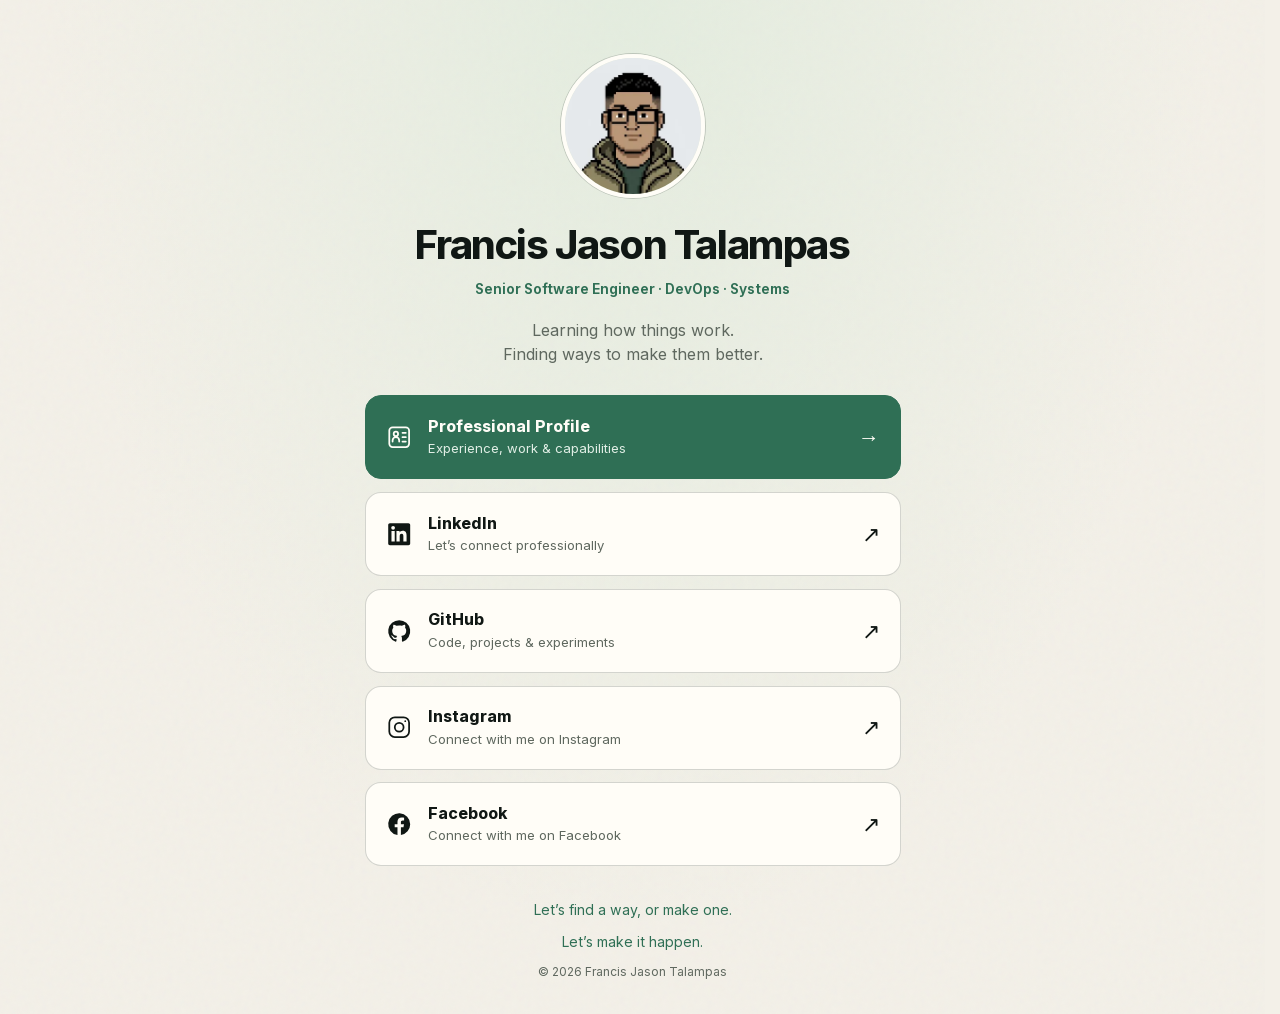
<file: index.html>
<!doctype html>
<html lang="en">
<head>
  <meta charset="utf-8">
  <meta name="viewport" content="width=device-width, initial-scale=1">
  <meta name="description" content="Connect with Francis Jason Talampas. Find my full profile, LinkedIn, GitHub, Instagram, and Facebook in one place.">
  <meta name="color-scheme" content="light dark">
  <meta name="theme-color" content="#f3f0e8" media="(prefers-color-scheme: light)">
  <meta name="theme-color" content="#0b100e" media="(prefers-color-scheme: dark)">
  <link rel="icon" href="favicon.svg" type="image/svg+xml">
  <link rel="icon" href="favicon.ico" sizes="48x48">
  <link rel="apple-touch-icon" href="apple-touch-icon.png">
  <link rel="canonical" href="https://fjgtalampas.github.io/">
  <meta property="og:type" content="profile">
  <meta property="og:title" content="Francis Jason Talampas | Links">
  <meta property="og:description" content="Senior Software Engineer · DevOps · Systems. My profile and places to connect.">
  <meta property="og:url" content="https://fjgtalampas.github.io/">
  <meta property="og:image" content="https://fjgtalampas.github.io/images/og-image.jpeg">
  <meta property="og:image:type" content="image/jpeg">
  <meta property="og:image:width" content="1200">
  <meta property="og:image:height" content="630">
  <meta property="og:image:alt" content="Francis Jason Talampas, Senior Software Engineer: DevOps, Systems, Modernization">
  <meta property="profile:first_name" content="Francis Jason">
  <meta property="profile:last_name" content="Talampas">
  <meta name="twitter:card" content="summary_large_image">
  <meta name="twitter:image:alt" content="Francis Jason Talampas, Senior Software Engineer: DevOps, Systems, Modernization">
  <title>Francis Jason Talampas | Links</title>
  <link rel="preload" href="fonts/inter-latin-var.woff2" as="font" type="font/woff2" crossorigin>
  <link rel="stylesheet" href="styles.css">
  <link rel="stylesheet" href="links.css">
  <script src="site.js" defer></script>
  <script type="application/ld+json">
    {
      "@context": "https://schema.org",
      "@type": "Person",
      "name": "Francis Jason Talampas",
      "jobTitle": "Senior Software Engineer",
      "url": "https://fjgtalampas.github.io/",
      "image": "https://fjgtalampas.github.io/images/avatar-432.jpeg",
      "sameAs": [
        "https://github.com/fjgtalampas",
        "https://linkedin.com/in/fjgtalampas",
        "https://www.instagram.com/fjgtalampas",
        "https://www.facebook.com/fjgtalampas"
      ]
    }
  </script>
</head>
<body class="links-page">
  <a class="skip-link" href="#main-content">Skip to main content</a>

  <main id="main-content" class="link-hub">
    <header class="hub-intro">
      <picture>
        <source type="image/webp" srcset="images/avatar-288.webp 288w, images/avatar-432.webp 432w" sizes="144px">
        <img class="hub-portrait" src="images/avatar-288.jpeg" srcset="images/avatar-288.jpeg 288w, images/avatar-432.jpeg 432w" sizes="144px" width="288" height="288" alt="Francis Jason Talampas" fetchpriority="high">
      </picture>
      <h1>Francis Jason Talampas</h1>
      <p class="hub-role">Senior Software Engineer · DevOps · Systems</p>
      <p class="hub-description">Learning how things work.<br>Finding ways to make them better.</p>
    </header>

    <nav class="hub-links" aria-label="My profile and social accounts">
      <a class="hub-link hub-link-featured" href="profile.html">
        <span class="hub-icon" aria-hidden="true">
          <svg viewBox="0 0 24 24" fill="none" stroke="currentColor" stroke-width="1.6" stroke-linecap="round" stroke-linejoin="round"><rect x="3" y="3" width="18" height="18" rx="3"/><circle cx="9" cy="9" r="2"/><path d="M6 16v-1a3 3 0 0 1 6 0v1M15 8h3M15 12h3M15 16h3"/></svg>
        </span>
        <span class="hub-link-copy"><strong>Professional Profile</strong><span>Experience, work &amp; capabilities</span></span>
        <span class="hub-arrow" aria-hidden="true">→</span>
      </a>
      <a class="hub-link" href="https://linkedin.com/in/fjgtalampas" target="_blank" rel="noopener noreferrer">
        <span class="hub-icon" aria-hidden="true">
          <svg viewBox="0 0 24 24" fill="currentColor"><path d="M20.45 2H3.55C2.69 2 2 2.68 2 3.53v16.94c0 .85.69 1.53 1.55 1.53h16.9c.86 0 1.55-.68 1.55-1.53V3.53c0-.85-.69-1.53-1.55-1.53ZM7.93 18.75H4.98V9.2h2.95v9.55ZM6.45 7.9a1.71 1.71 0 1 1 0-3.42 1.71 1.71 0 0 1 0 3.42Zm12.3 10.85H15.8V14.1c0-1.11-.02-2.54-1.55-2.54-1.55 0-1.79 1.21-1.79 2.46v4.73H9.51V9.2h2.83v1.3h.04c.4-.75 1.36-1.55 2.79-1.55 2.99 0 3.54 1.97 3.54 4.53v5.27Z"/></svg>
        </span>
        <span class="hub-link-copy"><strong>LinkedIn</strong><span>Let’s connect professionally</span></span>
        <span class="hub-arrow" aria-hidden="true">↗</span>
        <span class="visually-hidden"> (opens in a new tab)</span>
      </a>
      <a class="hub-link" href="https://github.com/fjgtalampas" target="_blank" rel="noopener noreferrer">
        <span class="hub-icon" aria-hidden="true">
          <svg viewBox="0 0 24 24" fill="currentColor"><path d="M12 2a10 10 0 0 0-3.16 19.49c.5.09.68-.22.68-.48v-1.86c-2.78.6-3.37-1.18-3.37-1.18-.45-1.16-1.11-1.47-1.11-1.47-.91-.62.07-.61.07-.61 1 .07 1.53 1.03 1.53 1.03.89 1.53 2.34 1.09 2.91.83.09-.65.35-1.09.64-1.34-2.22-.25-4.56-1.11-4.56-4.94 0-1.09.39-1.99 1.03-2.69-.1-.25-.45-1.27.1-2.65 0 0 .84-.27 2.75 1.03A9.58 9.58 0 0 1 12 6.82c.85 0 1.71.11 2.51.34 1.91-1.3 2.75-1.03 2.75-1.03.55 1.38.2 2.4.1 2.65.64.7 1.03 1.6 1.03 2.69 0 3.84-2.34 4.68-4.57 4.93.36.31.68.92.68 1.85v2.76c0 .27.18.58.69.48A10 10 0 0 0 12 2Z"/></svg>
        </span>
        <span class="hub-link-copy"><strong>GitHub</strong><span>Code, projects &amp; experiments</span></span>
        <span class="hub-arrow" aria-hidden="true">↗</span>
        <span class="visually-hidden"> (opens in a new tab)</span>
      </a>
      <a class="hub-link" href="https://www.instagram.com/fjgtalampas" target="_blank" rel="noopener noreferrer">
        <span class="hub-icon" aria-hidden="true">
          <svg viewBox="0 0 24 24" fill="none" stroke="currentColor" stroke-width="1.6" stroke-linecap="round" stroke-linejoin="round"><rect x="3" y="3" width="18" height="18" rx="5"/><circle cx="12" cy="12" r="4"/><circle cx="17.5" cy="6.5" r=".8" fill="currentColor" stroke="none"/></svg>
        </span>
        <span class="hub-link-copy"><strong>Instagram</strong><span>Connect with me on Instagram</span></span>
        <span class="hub-arrow" aria-hidden="true">↗</span>
        <span class="visually-hidden"> (opens in a new tab)</span>
      </a>
      <a class="hub-link" href="https://www.facebook.com/fjgtalampas" target="_blank" rel="noopener noreferrer">
        <span class="hub-icon" aria-hidden="true">
          <svg viewBox="0 0 24 24" fill="currentColor"><path d="M22 12a10 10 0 1 0-11.56 9.88v-6.99H7.9V12h2.54V9.8c0-2.51 1.5-3.9 3.78-3.9 1.1 0 2.24.2 2.24.2v2.46H15.2c-1.24 0-1.64.77-1.64 1.56V12h2.79l-.45 2.89h-2.34v6.99A10 10 0 0 0 22 12Z"/></svg>
        </span>
        <span class="hub-link-copy"><strong>Facebook</strong><span>Connect with me on Facebook</span></span>
        <span class="hub-arrow" aria-hidden="true">↗</span>
        <span class="visually-hidden"> (opens in a new tab)</span>
      </a>
    </nav>

    <footer class="hub-footer">
      <p>Let’s find a way, or make one.</p>
      <p>Let’s make it happen.</p>
      <span>© <span id="current-year">2026</span> Francis Jason Talampas</span>
    </footer>
  </main>
</body>
</html>
</file>
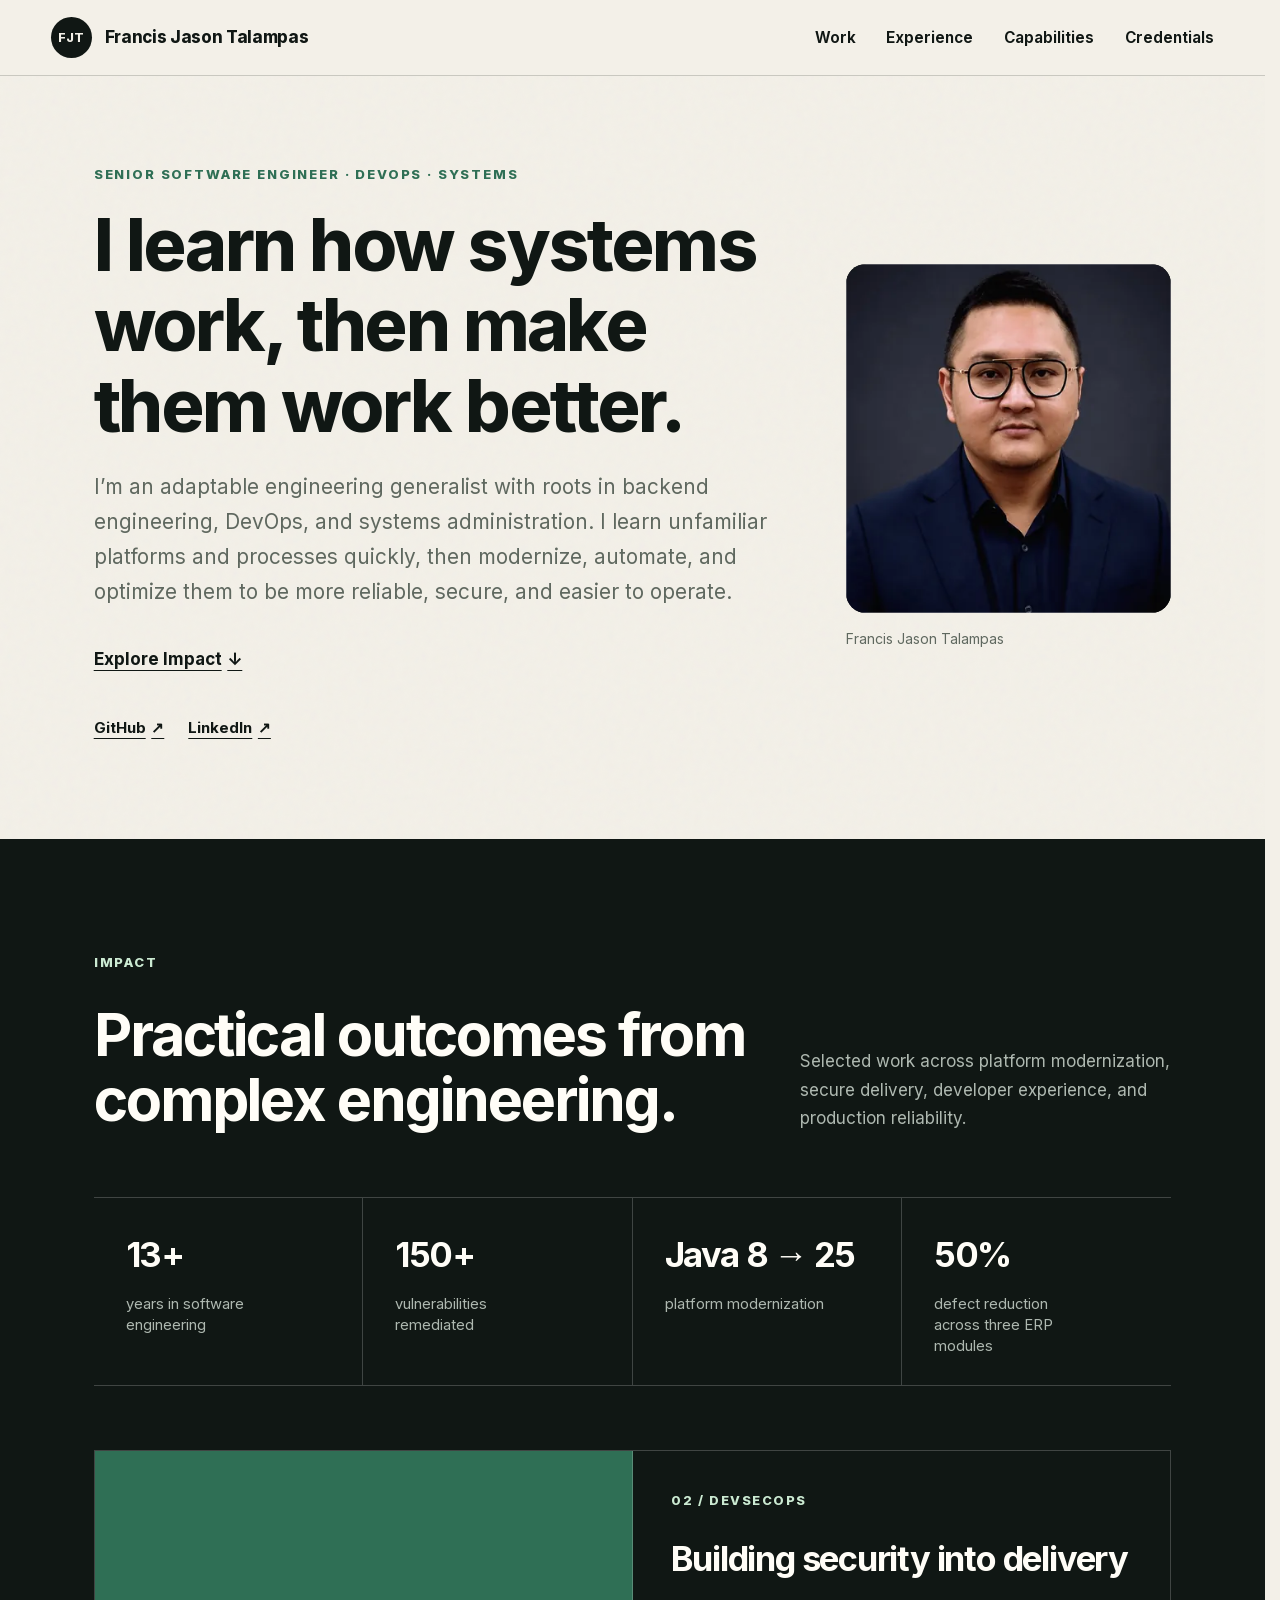
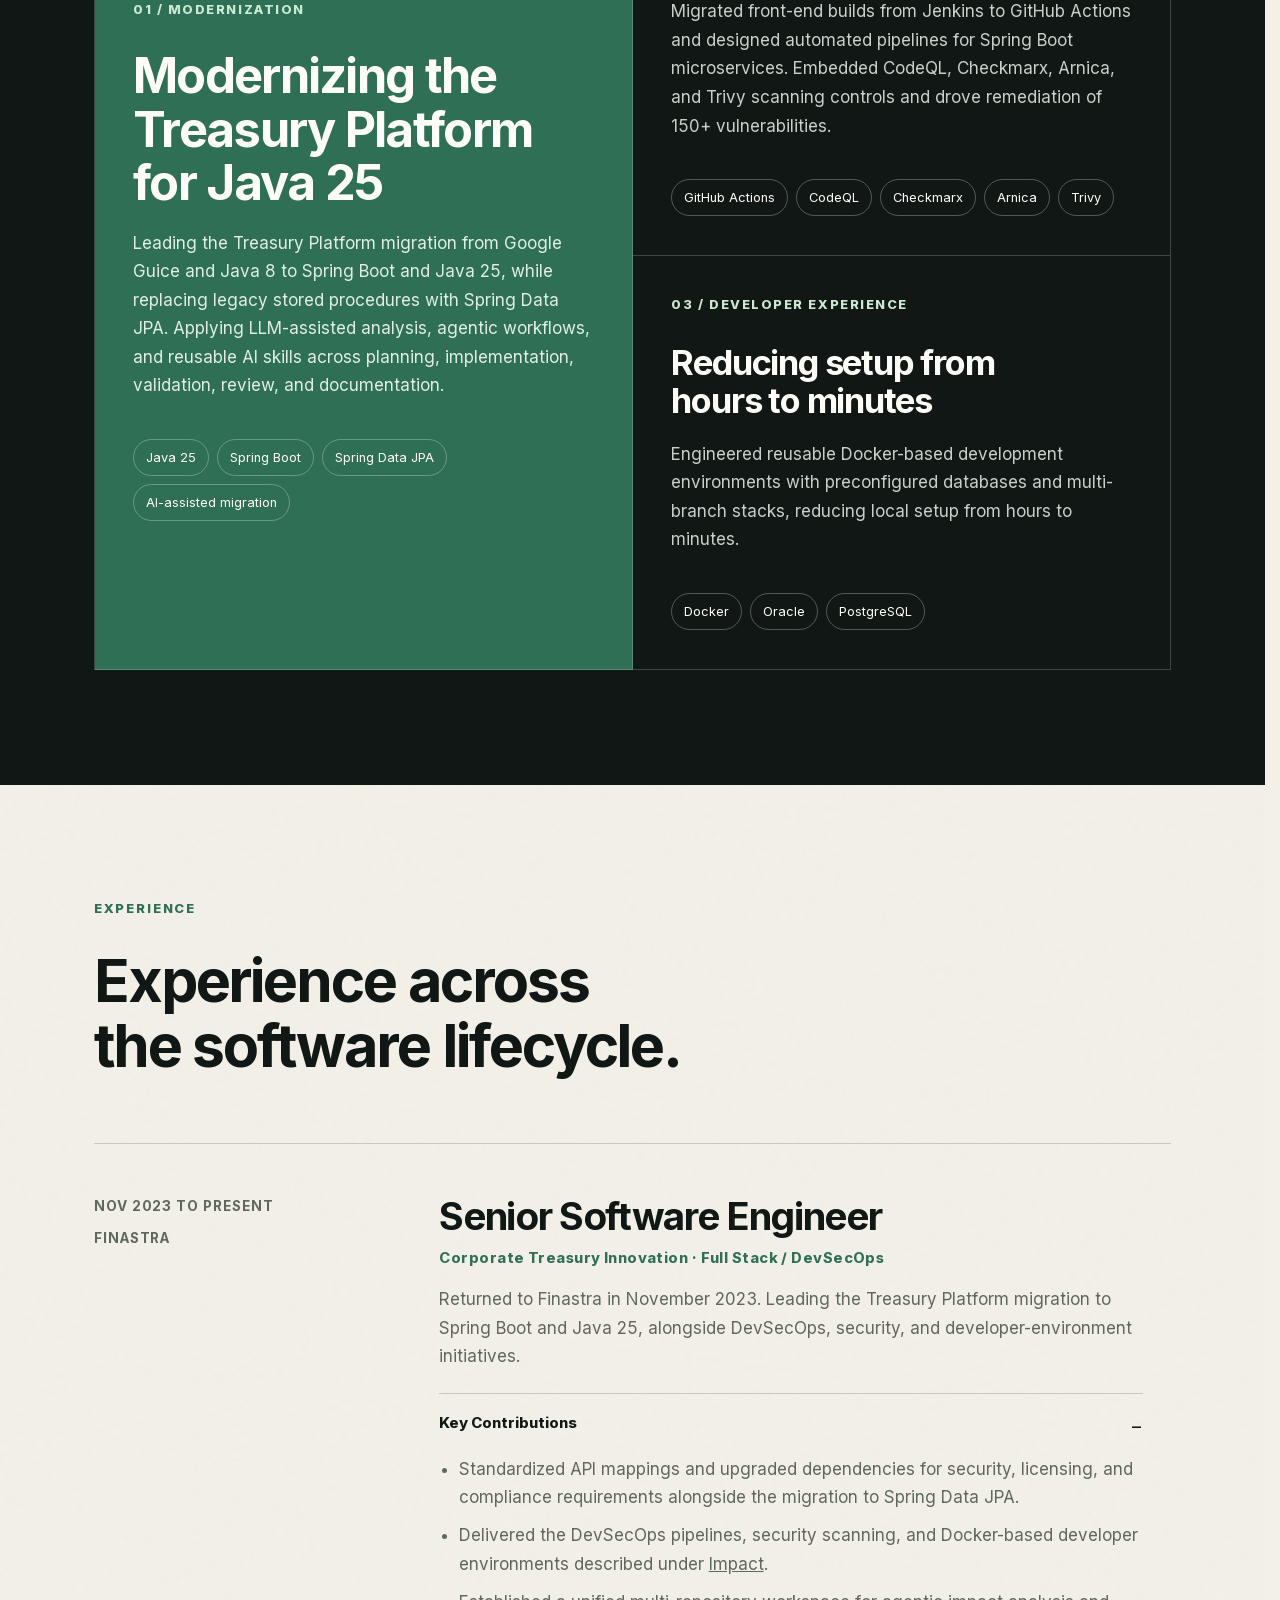
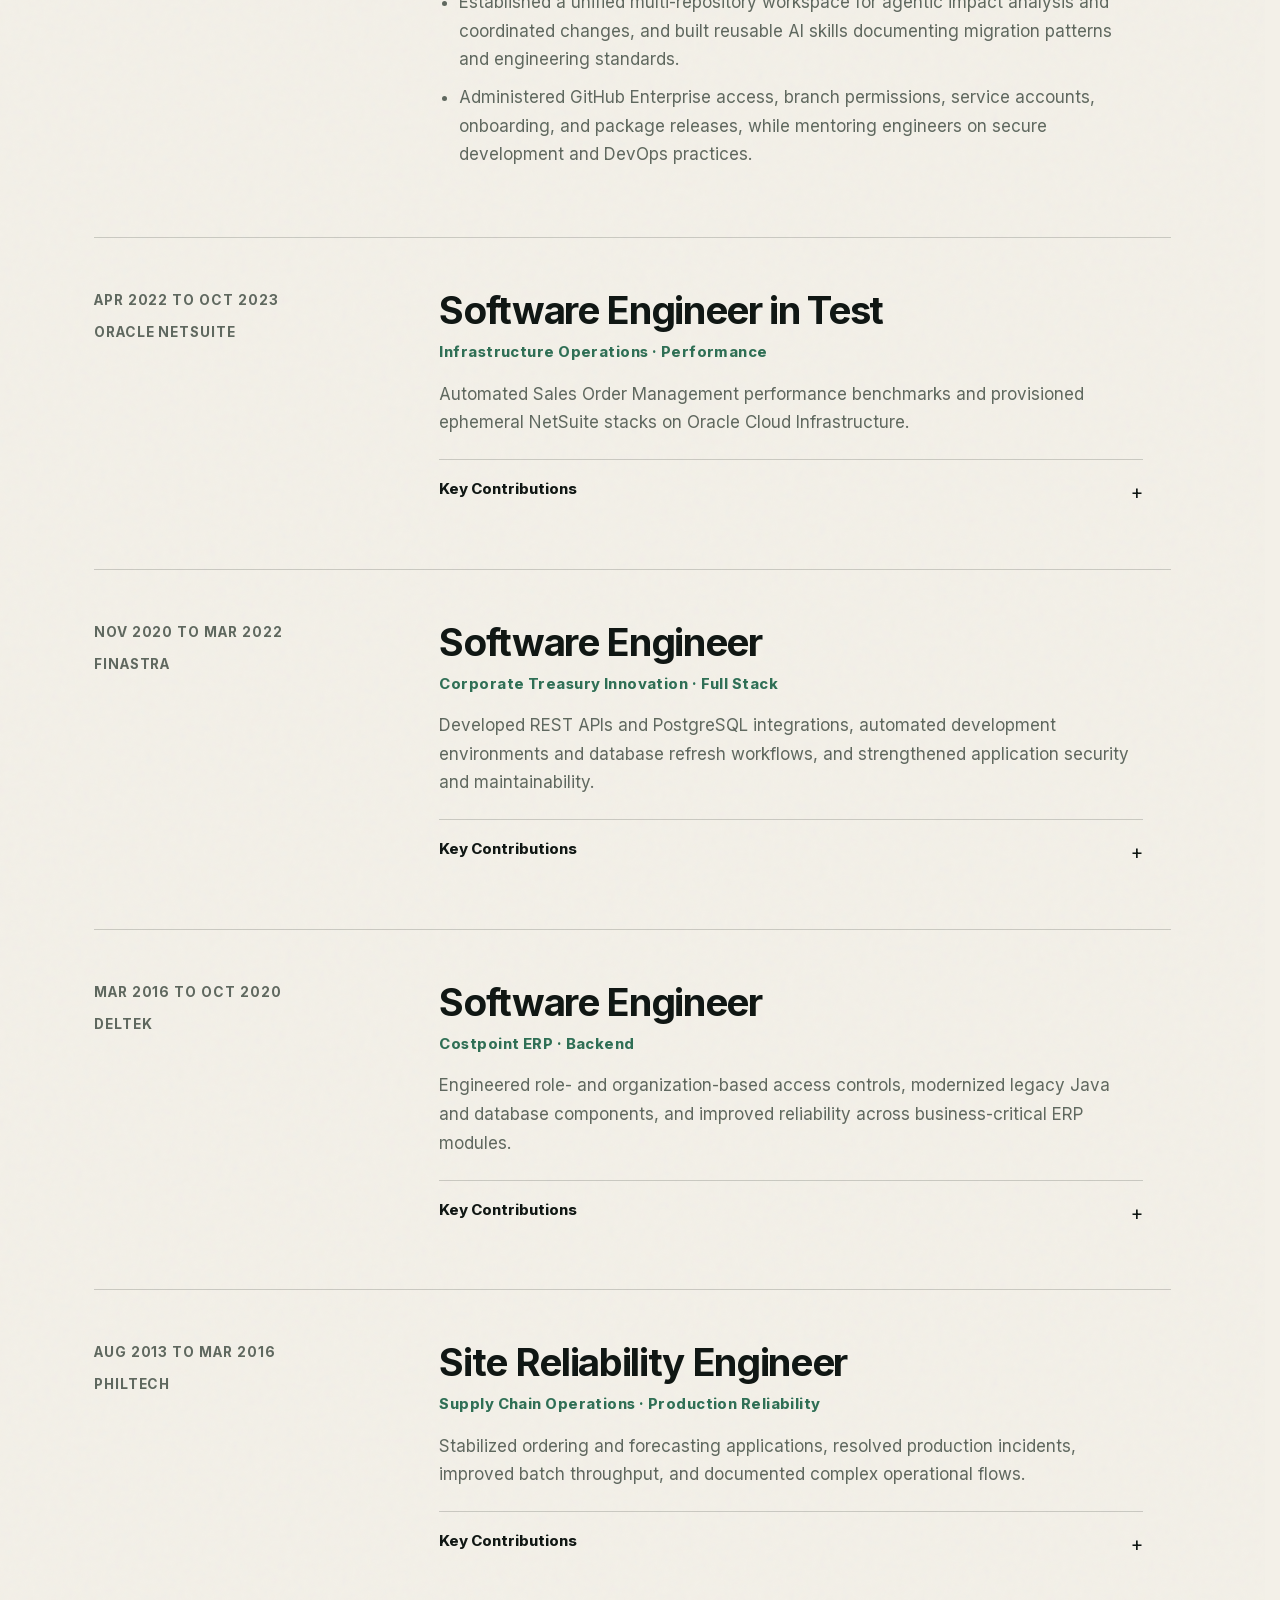
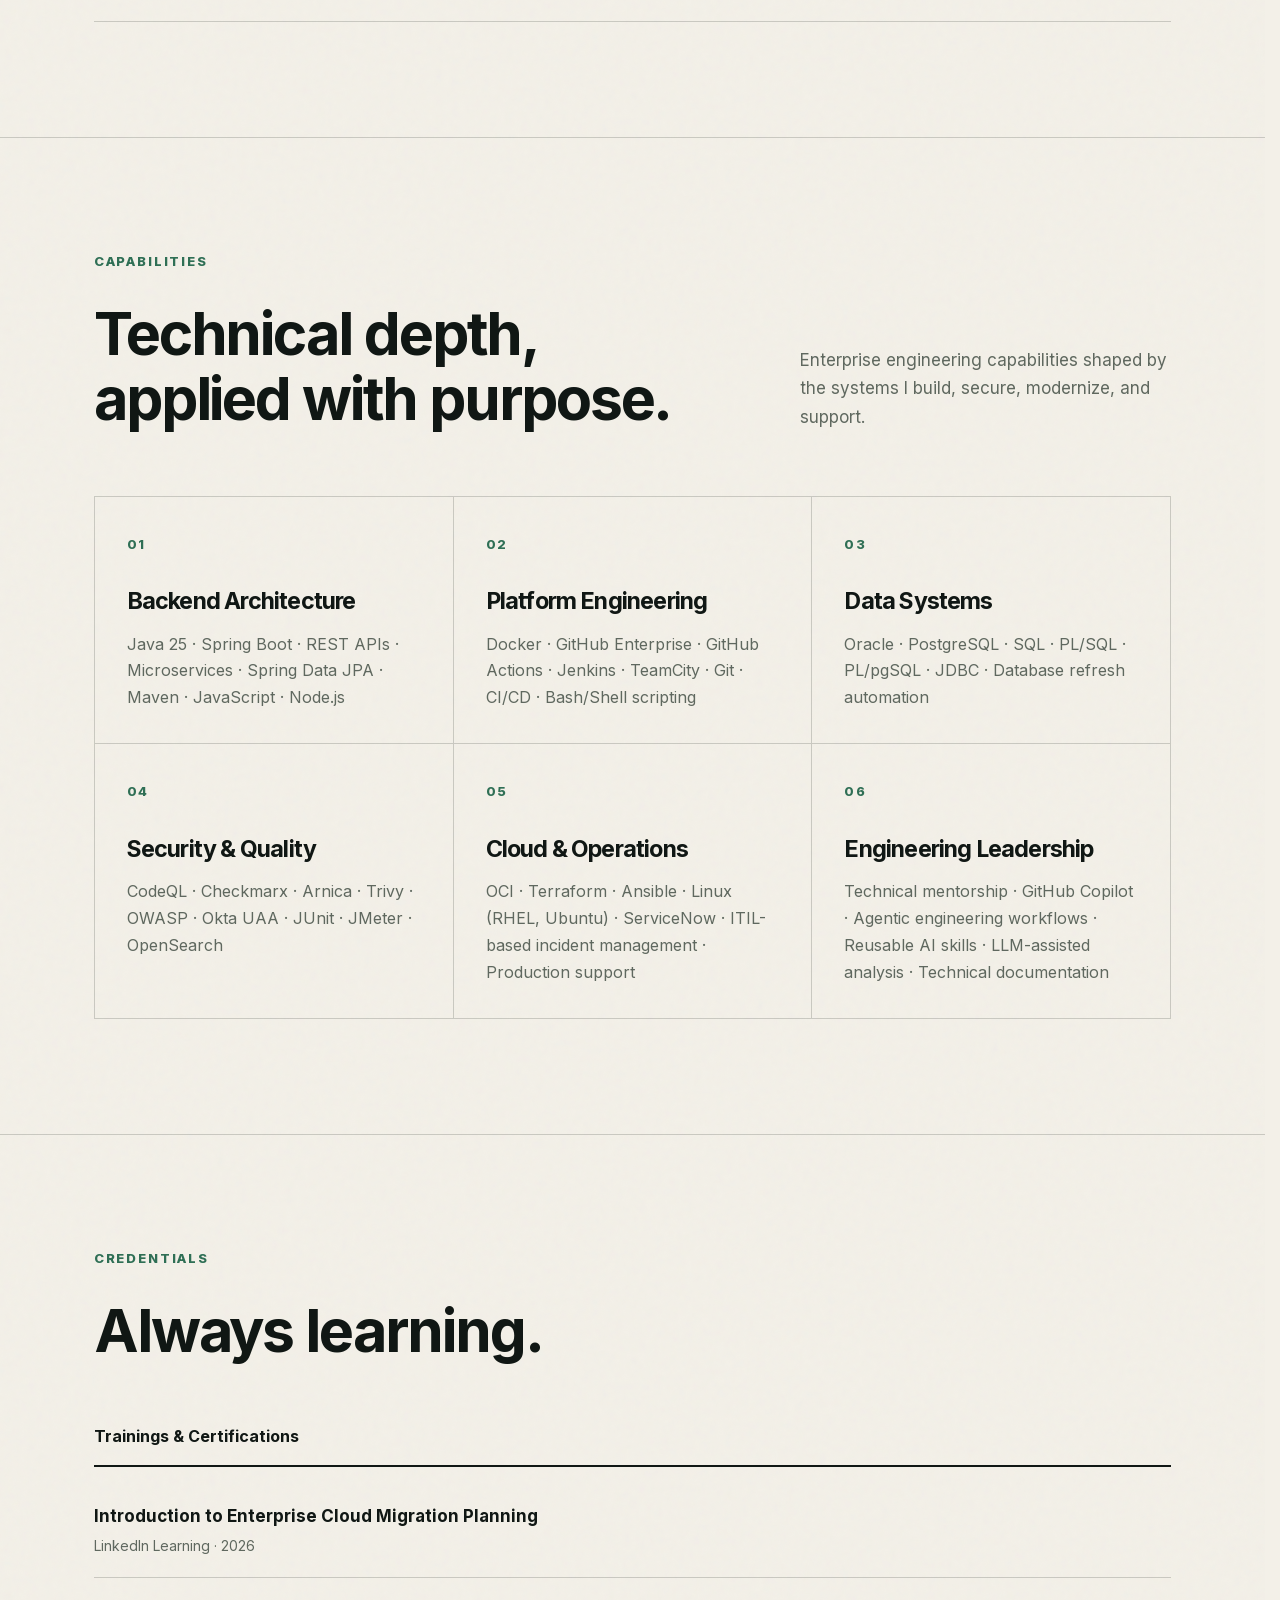
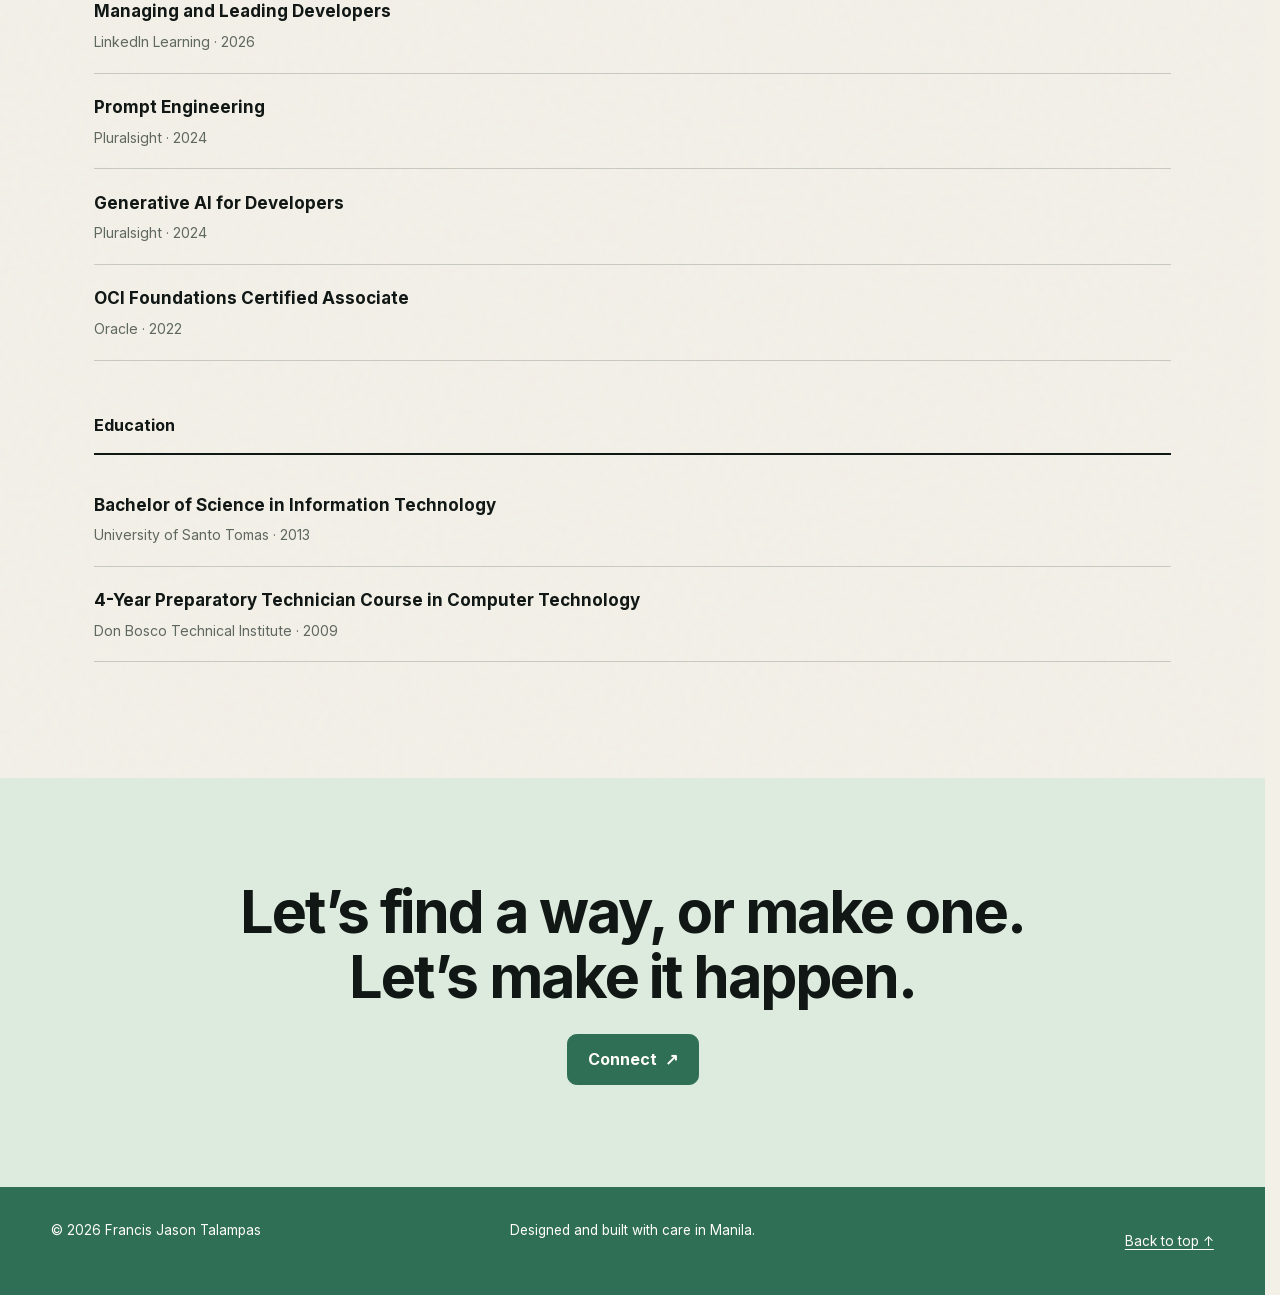
<file: profile.html>
<!doctype html>
<html lang="en">
<head>
  <meta charset="utf-8">
  <meta name="viewport" content="width=device-width, initial-scale=1">
  <meta name="description" content="Francis Jason Talampas is a senior software engineer and adaptable generalist focused on DevOps, systems, modernization, automation, and reliable operations.">
  <meta name="color-scheme" content="light dark">
  <meta name="theme-color" content="#f3f0e8" media="(prefers-color-scheme: light)">
  <meta name="theme-color" content="#0b100e" media="(prefers-color-scheme: dark)">
  <link rel="icon" href="favicon.svg" type="image/svg+xml">
  <link rel="icon" href="favicon.ico" sizes="48x48">
  <link rel="apple-touch-icon" href="apple-touch-icon.png">
  <link rel="canonical" href="https://fjgtalampas.github.io/profile.html">
  <meta property="og:type" content="profile">
  <meta property="og:title" content="Francis Jason Talampas | Senior Software Engineer">
  <meta property="og:description" content="Learning how systems work, then modernizing, automating, and optimizing them for reliable operation.">
  <meta property="og:url" content="https://fjgtalampas.github.io/profile.html">
  <meta property="og:image" content="https://fjgtalampas.github.io/images/og-image.jpeg">
  <meta property="og:image:type" content="image/jpeg">
  <meta property="og:image:width" content="1200">
  <meta property="og:image:height" content="630">
  <meta property="og:image:alt" content="Francis Jason Talampas, Senior Software Engineer: DevOps, Systems, Modernization">
  <meta property="profile:first_name" content="Francis Jason">
  <meta property="profile:last_name" content="Talampas">
  <meta name="twitter:card" content="summary_large_image">
  <meta name="twitter:image:alt" content="Francis Jason Talampas, Senior Software Engineer: DevOps, Systems, Modernization">
  <title>Francis Jason Talampas | Senior Software Engineer</title>
  <link rel="preload" href="fonts/inter-latin-var.woff2" as="font" type="font/woff2" crossorigin>
  <link rel="stylesheet" href="styles.css">
  <script src="site.js" defer></script>
  <script type="application/ld+json">
    {
      "@context": "https://schema.org",
      "@type": "ProfilePage",
      "url": "https://fjgtalampas.github.io/profile.html",
      "name": "Francis Jason Talampas | Senior Software Engineer",
      "mainEntity": {
        "@type": "Person",
        "name": "Francis Jason Talampas",
        "jobTitle": "Senior Software Engineer",
        "url": "https://fjgtalampas.github.io/",
        "image": "https://fjgtalampas.github.io/images/profile-800.jpeg",
        "sameAs": [
          "https://github.com/fjgtalampas",
          "https://linkedin.com/in/fjgtalampas",
          "https://www.instagram.com/fjgtalampas",
          "https://www.facebook.com/fjgtalampas"
        ],
        "alumniOf": {
          "@type": "CollegeOrUniversity",
          "name": "University of Santo Tomas"
        }
      }
    }
  </script>
</head>
<body>
  <a class="skip-link" href="#main-content">Skip to main content</a>

  <header class="site-header">
    <a class="wordmark" href="index.html" aria-label="Francis Jason Talampas, home">
      <span aria-hidden="true">FJT</span>
      <span class="wordmark-name">Francis Jason Talampas</span>
    </a>
    <button class="menu-toggle" type="button" aria-expanded="false" aria-controls="site-navigation">
      <span class="menu-label">Menu</span>
      <span class="menu-icon" aria-hidden="true"></span>
    </button>
    <nav id="site-navigation" class="site-nav" aria-label="Primary navigation">
      <a href="#work">Work</a>
      <a href="#experience">Experience</a>
      <a href="#capabilities">Capabilities</a>
      <a href="#credentials">Credentials</a>
    </nav>
  </header>

  <main id="main-content">
    <section id="top" class="hero" aria-labelledby="hero-title">
      <div class="hero-copy">
        <p class="eyebrow">Senior Software Engineer · DevOps · Systems</p>
        <h1 id="hero-title">I learn how systems work, then make them work better.</h1>
        <p class="hero-intro">I’m an adaptable engineering generalist with roots in backend engineering, DevOps, and systems administration. I learn unfamiliar platforms and processes quickly, then modernize, automate, and optimize them to be more reliable, secure, and easier to operate.</p>
        <div class="hero-actions">
          <a class="text-link" href="#work">Explore Impact <span aria-hidden="true">↓</span></a>
        </div>
        <div class="social-links" aria-label="External profiles">
          <a href="https://github.com/fjgtalampas" target="_blank" rel="noopener noreferrer">GitHub <span aria-hidden="true">↗</span><span class="visually-hidden"> (opens in a new tab)</span></a>
          <a href="https://linkedin.com/in/fjgtalampas" target="_blank" rel="noopener noreferrer">LinkedIn <span aria-hidden="true">↗</span><span class="visually-hidden"> (opens in a new tab)</span></a>
        </div>
      </div>
      <div class="hero-portrait">
        <div class="portrait-frame">
          <picture>
            <source type="image/webp" srcset="images/profile-400.webp 400w, images/profile-800.webp 800w" sizes="(max-width: 640px) 320px, 368px">
            <img src="images/profile-400.jpeg" srcset="images/profile-400.jpeg 400w, images/profile-800.jpeg 800w" sizes="(max-width: 640px) 320px, 368px" width="800" height="1000" alt="Francis Jason Talampas" fetchpriority="high">
          </picture>
        </div>
        <p>Francis Jason Talampas</p>
      </div>
    </section>

    <section id="work" class="section-shell selected-work" aria-labelledby="work-title">
      <header class="section-heading">
        <p class="eyebrow">Impact</p>
        <h2 id="work-title">Practical outcomes from complex engineering.</h2>
        <p>Selected work across platform modernization, secure delivery, developer experience, and production reliability.</p>
      </header>
      <div class="proof-strip impact-stats" aria-label="Career highlights">
        <div><strong data-years-since="2013-08">13+</strong><span>years in software engineering</span></div>
        <div><strong>150+</strong><span>vulnerabilities remediated</span></div>
        <div><strong class="platform-version">Java 8 → 25</strong><span>platform modernization</span></div>
        <div><strong>50%</strong><span>defect reduction across three ERP modules</span></div>
      </div>
      <div class="impact-grid">
        <article class="impact-card impact-featured">
          <p class="card-index">01 / Modernization</p>
          <h3>Modernizing the Treasury Platform for Java 25</h3>
          <p>Leading the Treasury Platform migration from Google Guice and Java 8 to Spring Boot and Java 25, while replacing legacy stored procedures with Spring Data JPA. Applying LLM-assisted analysis, agentic workflows, and reusable AI skills across planning, implementation, validation, review, and documentation.</p>
          <ul class="tag-list" aria-label="Technologies">
            <li>Java 25</li><li>Spring Boot</li><li>Spring Data JPA</li><li>AI-assisted migration</li>
          </ul>
        </article>
        <article class="impact-card">
          <p class="card-index">02 / DevSecOps</p>
          <h3>Building security into delivery</h3>
          <p>Migrated front-end builds from Jenkins to GitHub Actions and designed automated pipelines for Spring Boot microservices. Embedded CodeQL, Checkmarx, Arnica, and Trivy scanning controls and drove remediation of 150+ vulnerabilities.</p>
          <ul class="tag-list" aria-label="Technologies">
            <li>GitHub Actions</li><li>CodeQL</li><li>Checkmarx</li><li>Arnica</li><li>Trivy</li>
          </ul>
        </article>
        <article class="impact-card">
          <p class="card-index">03 / Developer experience</p>
          <h3>Reducing setup from hours to minutes</h3>
          <p>Engineered reusable Docker-based development environments with preconfigured databases and multi-branch stacks, reducing local setup from hours to minutes.</p>
          <ul class="tag-list" aria-label="Technologies">
            <li>Docker</li><li>Oracle</li><li>PostgreSQL</li>
          </ul>
        </article>
      </div>
    </section>

    <section id="experience" class="section-shell experience" aria-labelledby="experience-title">
      <header class="section-heading">
        <p class="eyebrow">Experience</p>
        <h2 id="experience-title">Experience across the software lifecycle.</h2>
      </header>
      <div class="timeline">
        <article class="timeline-item">
          <div class="timeline-meta"><span>Nov 2023 to Present</span><span>Finastra</span></div>
          <div class="timeline-content">
            <h3>Senior Software Engineer</h3>
            <p class="role-focus">Corporate Treasury Innovation · Full Stack / DevSecOps</p>
            <p>Returned to Finastra in November 2023. Leading the Treasury Platform migration to Spring Boot and Java 25, alongside DevSecOps, security, and developer-environment initiatives.</p>
            <details open>
              <summary>Key Contributions</summary>
              <ul>
                <li>Standardized API mappings and upgraded dependencies for security, licensing, and compliance requirements alongside the migration to Spring Data JPA.</li>
                <li>Delivered the DevSecOps pipelines, security scanning, and Docker-based developer environments described under <a href="#work">Impact</a>.</li>
                <li>Established a unified multi-repository workspace for agentic impact analysis and coordinated changes, and built reusable AI skills documenting migration patterns and engineering standards.</li>
                <li>Administered GitHub Enterprise access, branch permissions, service accounts, onboarding, and package releases, while mentoring engineers on secure development and DevOps practices.</li>
              </ul>
            </details>
          </div>
        </article>
        <article class="timeline-item">
          <div class="timeline-meta"><span>Apr 2022 to Oct 2023</span><span>Oracle NetSuite</span></div>
          <div class="timeline-content">
            <h3>Software Engineer in Test</h3>
            <p class="role-focus">Infrastructure Operations · Performance</p>
            <p>Automated Sales Order Management performance benchmarks and provisioned ephemeral NetSuite stacks on Oracle Cloud Infrastructure.</p>
            <details>
              <summary>Key Contributions</summary>
              <ul>
                <li>Refactored parameterized JMeter tests for TeamCity and OpenSearch reporting.</li>
                <li>Provisioned ephemeral NetSuite stacks with Ansible and Terraform on OCI, supporting rapid setup and flexible application version selection for performance testing.</li>
              </ul>
            </details>
          </div>
        </article>
        <article class="timeline-item">
          <div class="timeline-meta"><span>Nov 2020 to Mar 2022</span><span>Finastra</span></div>
          <div class="timeline-content">
            <h3>Software Engineer</h3>
            <p class="role-focus">Corporate Treasury Innovation · Full Stack</p>
            <p>Developed REST APIs and PostgreSQL integrations, automated development environments and database refresh workflows, and strengthened application security and maintainability.</p>
            <details>
              <summary>Key Contributions</summary>
              <ul>
                <li>Built REST APIs and PostgreSQL integrations supporting interoperability across enterprise application and database platforms.</li>
                <li>Automated Oracle and PostgreSQL development environments and database refresh workflows with Docker and Bash/Batch scripting.</li>
                <li>Applied OWASP practices, static analysis, and legacy Java refactoring to improve security and maintainability.</li>
              </ul>
            </details>
          </div>
        </article>
        <article class="timeline-item">
          <div class="timeline-meta"><span>Mar 2016 to Oct 2020</span><span>Deltek</span></div>
          <div class="timeline-content">
            <h3>Software Engineer</h3>
            <p class="role-focus">Costpoint ERP · Backend</p>
            <p>Engineered role- and organization-based access controls, modernized legacy Java and database components, and improved reliability across business-critical ERP modules.</p>
            <details>
              <summary>Key Contributions</summary>
              <ul>
                <li>Reduced defects by 50% across three critical ERP modules through root-cause analysis and test automation.</li>
                <li>Built granular access controls based on user roles and organizational assignments to secure enterprise data and transactions.</li>
                <li>Modernized legacy Java and database components through JDBC and SQL optimization, improving maintainability and runtime performance.</li>
              </ul>
            </details>
          </div>
        </article>
        <article class="timeline-item">
          <div class="timeline-meta"><span>Aug 2013 to Mar 2016</span><span>Philtech</span></div>
          <div class="timeline-content">
            <h3>Site Reliability Engineer</h3>
            <p class="role-focus">Supply Chain Operations · Production Reliability</p>
            <p>Stabilized ordering and forecasting applications, resolved production incidents, improved batch throughput, and documented complex operational flows.</p>
            <details>
              <summary>Key Contributions</summary>
              <ul>
                <li>Resolved batch-processing, scheduling, and production issues in business-critical ordering and forecasting ERP systems.</li>
                <li>Handled incidents through ServiceNow and ITIL-based processes, addressing SQL/data and file-transfer issues while supporting deployments, change activities, and operational documentation.</li>
              </ul>
            </details>
          </div>
        </article>
      </div>
    </section>

    <section id="capabilities" class="section-shell capabilities" aria-labelledby="capabilities-title">
      <header class="section-heading">
        <p class="eyebrow">Capabilities</p>
        <h2 id="capabilities-title">Technical depth, applied with purpose.</h2>
        <p>Enterprise engineering capabilities shaped by the systems I build, secure, modernize, and support.</p>
      </header>
      <div class="capability-grid">
        <article><span class="capability-number">01</span><h3>Backend Architecture</h3><p>Java 25 · Spring Boot · REST APIs · Microservices · Spring Data JPA · Maven · JavaScript · Node.js</p></article>
        <article><span class="capability-number">02</span><h3>Platform Engineering</h3><p>Docker · GitHub Enterprise · GitHub Actions · Jenkins · TeamCity · Git · CI/CD · Bash/Shell scripting</p></article>
        <article><span class="capability-number">03</span><h3>Data Systems</h3><p>Oracle · PostgreSQL · SQL · PL/SQL · PL/pgSQL · JDBC · Database refresh automation</p></article>
        <article><span class="capability-number">04</span><h3>Security &amp; Quality</h3><p>CodeQL · Checkmarx · Arnica · Trivy · OWASP · Okta UAA · JUnit · JMeter · OpenSearch</p></article>
        <article><span class="capability-number">05</span><h3>Cloud &amp; Operations</h3><p>OCI · Terraform · Ansible · Linux (RHEL, Ubuntu) · ServiceNow · ITIL-based incident management · Production support</p></article>
        <article><span class="capability-number">06</span><h3>Engineering Leadership</h3><p>Technical mentorship · GitHub Copilot · Agentic engineering workflows · Reusable AI skills · LLM-assisted analysis · Technical documentation</p></article>
      </div>
    </section>

    <section id="credentials" class="section-shell credentials" aria-labelledby="credentials-title">
      <header class="section-heading">
        <p class="eyebrow">Credentials</p>
        <h2 id="credentials-title">Always learning.</h2>
      </header>
      <div class="credential-list">
        <div>
          <h3>Trainings & Certifications</h3>
          <article><p>Introduction to Enterprise Cloud Migration Planning</p><span>LinkedIn Learning · 2026</span></article>
          <article><p>Managing and Leading Developers</p><span>LinkedIn Learning · 2026</span></article>
          <article><p>Prompt Engineering</p><span>Pluralsight · 2024</span></article>
          <article><p>Generative AI for Developers</p><span>Pluralsight · 2024</span></article>
          <article><p>OCI Foundations Certified Associate</p><span>Oracle · 2022</span></article>
        </div>
        <div>
          <h3>Education</h3>
          <article><p>Bachelor of Science in Information Technology</p><span>University of Santo Tomas · 2013</span></article>
          <article><p>4-Year Preparatory Technician Course in Computer Technology</p><span>Don Bosco Technical Institute · 2009</span></article>
        </div>
      </div>
    </section>

    <section class="contact-section" aria-labelledby="contact-title">
      <h2 id="contact-title">Let’s find a way, or make one.<br>Let’s make it happen.</h2>
      <a class="contact-link" href="index.html">Connect <span aria-hidden="true">↗</span></a>
    </section>
  </main>

  <footer class="site-footer">
    <p>© <span id="current-year">2026</span> Francis Jason Talampas</p>
    <p>Designed and built with care in Manila.</p>
    <a href="#top">Back to top ↑</a>
  </footer>
</body>
</html>
</file>
<file: styles.css>
@font-face {
  font-family: Inter;
  font-style: normal;
  font-weight: 400 800;
  font-display: swap;
  src: url("fonts/inter-latin-var.woff2") format("woff2");
}

:root {
  color-scheme: light dark;
  --ink: #101714;
  --paper: #f3f0e8;
  --card: #fffdf7;
  --green: #2f6f55;
  --accent-text: #2f6f55;
  --green-bright: #cbead2;
  --green-soft: #dcebdd;
  --muted: #5f685f;
  --line: rgba(16, 23, 20, 0.18);
  --white: #fffdf7;
  --dark-surface: #101714;
  --glow: rgba(199, 230, 206, .35);
  --grain: url("data:image/svg+xml,%3Csvg viewBox='0 0 180 180' xmlns='http://www.w3.org/2000/svg'%3E%3Cfilter id='n'%3E%3CfeTurbulence type='fractalNoise' baseFrequency='.9' numOctaves='2' stitchTiles='stitch'/%3E%3C/filter%3E%3Crect width='100%25' height='100%25' filter='url(%23n)' opacity='.03'/%3E%3C/svg%3E");
  --max-width: 1180px;
  --page-pad: clamp(1.25rem, 4vw, 4rem);
  --section-space: clamp(4.5rem, 9vw, 8rem);
  --ease: cubic-bezier(.2, .7, .2, 1);
}

@media (prefers-color-scheme: dark) {
  :root {
    --ink: #ece8dd;
    --paper: #0b100e;
    --card: #151d19;
    --accent-text: #8fd1a8;
    --green-soft: #14221b;
    --muted: #a3ada5;
    --line: rgba(236, 232, 221, 0.2);
    --dark-surface: #151f1a;
    --glow: rgba(47, 111, 85, .28);
  }
}

* { box-sizing: border-box; }
html {
  scroll-behavior: smooth;
  scroll-padding-top: 6rem;
  scrollbar-gutter: stable;
}
body {
  margin: 0;
  background: var(--grain), var(--paper);
  color: var(--ink);
  font-family: Inter, ui-sans-serif, -apple-system, BlinkMacSystemFont, "Segoe UI", sans-serif;
  font-size: 1.0625rem;
  line-height: 1.68;
  text-rendering: optimizeLegibility;
}
a { color: inherit; }
button, a { -webkit-tap-highlight-color: transparent; }
picture { display: contents; }
img { display: block; max-width: 100%; }
button { cursor: pointer; }
h1, h2, h3 { overflow-wrap: break-word; text-wrap: balance; }
.visually-hidden { position: absolute; width: 1px; height: 1px; padding: 0; margin: -1px; overflow: hidden; clip-path: inset(50%); white-space: nowrap; border: 0; }
:focus-visible { outline: 3px solid var(--accent-text); outline-offset: 4px; }
.skip-link {
  position: fixed;
  left: 1rem;
  top: 1rem;
  z-index: 100;
  padding: .7rem 1rem;
  background: var(--ink);
  color: var(--paper);
  transform: translateY(-160%);
}
.skip-link:focus { transform: none; }

.site-header {
  position: sticky;
  top: 0;
  z-index: 15;
  display: flex;
  align-items: center;
  justify-content: space-between;
  min-height: 4.75rem;
  padding: .8rem var(--page-pad);
  border-bottom: 1px solid var(--line);
  background: color-mix(in srgb, var(--paper) 90%, transparent);
  backdrop-filter: blur(16px);
  -webkit-backdrop-filter: blur(16px);
}
.wordmark {
  display: flex;
  align-items: center;
  gap: .8rem;
  font-weight: 750;
  text-decoration: none;
  letter-spacing: -.02em;
}
.wordmark > span:first-child {
  display: grid;
  place-items: center;
  width: 2.55rem;
  aspect-ratio: 1;
  border-radius: 50%;
  color: var(--paper);
  background: var(--ink);
  font-size: .8rem;
  letter-spacing: .05em;
}
.site-nav { display: flex; align-items: center; gap: clamp(1rem, 2.4vw, 2.25rem); }
.site-nav a {
  position: relative;
  display: inline-flex;
  align-items: center;
  min-height: 2.75rem;
  font-size: .95rem;
  font-weight: 650;
  text-decoration: none;
}
.site-nav a::after {
  content: "";
  position: absolute;
  left: 0;
  right: 100%;
  bottom: .35rem;
  height: 1px;
  background: var(--ink);
  transition: right .25s var(--ease);
}
.site-nav a:hover::after, .site-nav a[aria-current="location"]::after { right: 0; }
.menu-toggle { display: none; }

.hero {
  display: grid;
  grid-template-columns: minmax(0, 1.35fr) minmax(17rem, .65fr);
  gap: clamp(2.5rem, 6vw, 6rem);
  align-items: center;
  max-width: var(--max-width);
  min-height: min(46rem, calc(100svh - 4.75rem));
  margin: 0 auto;
  padding: clamp(3.75rem, 7vw, 6.5rem) var(--page-pad);
}
.eyebrow {
  margin: 0 0 1.4rem;
  color: var(--accent-text);
  font-size: .82rem;
  font-weight: 800;
  letter-spacing: .14em;
  line-height: 1.3;
  text-transform: uppercase;
}
h1, h2, h3, p { margin-top: 0; }
h1, h2, h3 { line-height: 1.1; letter-spacing: -.035em; }
h1 { max-width: 14ch; margin-bottom: 1.5rem; font-size: clamp(2.75rem, 5.7vw, 5.25rem); font-weight: 750; }
.hero-intro { max-width: 58ch; color: var(--muted); font-size: clamp(1.08rem, 1.7vw, 1.3rem); }
.hero-actions { display: flex; flex-wrap: wrap; align-items: center; margin-top: 1.75rem; }
.text-link, .social-links a { display: inline-flex; align-items: center; gap: .35rem; min-height: 2.75rem; font-weight: 700; text-underline-offset: .3em; }
.social-links { display: flex; flex-wrap: wrap; gap: .5rem 1.5rem; margin-top: 1.5rem; font-size: .94rem; }
.hero-portrait { justify-self: end; width: min(100%, 23rem); }
.portrait-frame {
  position: relative;
  overflow: hidden;
  border-radius: 1.25rem;
  background: var(--ink);
}
.portrait-frame::after { content: ""; position: absolute; inset: 0; box-shadow: inset 0 0 0 1px rgba(255,255,255,.25); }
.portrait-frame img {
  width: 100%;
  height: auto;
  aspect-ratio: 14 / 15;
  object-fit: cover;
  object-position: 50% center;
  transform: scale(1.015);
}
.hero-portrait > p { margin: .9rem 0 0; color: var(--muted); font-size: .88rem; }

.proof-strip {
  --proof-line: var(--line);
  display: grid;
  grid-template-columns: repeat(4, minmax(0, 1fr));
  border-block: 1px solid var(--proof-line);
}
.proof-strip > div { min-height: 9rem; padding: 1.75rem clamp(1.25rem, 2.5vw, 2rem); border-right: 1px solid var(--proof-line); }
.proof-strip > div:last-child { border: 0; }
.proof-strip strong { display: block; margin-bottom: .6rem; font-size: clamp(1.4rem, 2.7vw, 2.5rem); letter-spacing: -.04em; white-space: nowrap; }
.proof-strip span { display: block; max-width: 18ch; color: var(--muted); font-size: .92rem; line-height: 1.45; }

.section-shell {
  max-width: var(--max-width);
  margin: 0 auto;
  padding: var(--section-space) var(--page-pad);
}
.section-heading { display: grid; grid-template-columns: minmax(0, 1fr) minmax(16rem, .55fr); gap: 2rem; align-items: end; margin-bottom: clamp(2.5rem, 5vw, 4.25rem); }
.section-heading .eyebrow { grid-column: 1 / -1; margin-bottom: 0; }
.section-heading h2 { max-width: 18ch; margin: 0; font-size: clamp(2.25rem, 4.6vw, 4.25rem); }
.section-heading > p:last-child { margin: 0; color: var(--muted); }

.selected-work { max-width: none; background: var(--dark-surface); color: var(--white); }
.selected-work > * { max-width: calc(var(--max-width) - (var(--page-pad) * 2)); margin-left: auto; margin-right: auto; }
.selected-work .section-heading > p:last-child { color: #aeb8b0; }
.selected-work .eyebrow { color: var(--green-bright); }
.selected-work :focus-visible, .site-footer :focus-visible { outline-color: var(--green-bright); }
.impact-stats {
  --proof-line: rgba(255,255,255,.2);
  margin-bottom: clamp(2.5rem, 5vw, 4.25rem);
}
.impact-stats span { color: #aeb8b0; }
.impact-grid { display: grid; grid-template-columns: repeat(2, minmax(0, 1fr)); border-top: 1px solid rgba(255,255,255,.2); border-left: 1px solid rgba(255,255,255,.2); }
.impact-card { display: flex; flex-direction: column; padding: clamp(1.5rem, 3vw, 2.5rem); border-right: 1px solid rgba(255,255,255,.2); border-bottom: 1px solid rgba(255,255,255,.2); }
.impact-featured { grid-row: span 2; justify-content: center; background: var(--green); }
.card-index, .capability-number { color: var(--green-bright); font-size: .8rem; font-weight: 800; letter-spacing: .12em; text-transform: uppercase; }
.impact-card h3 { max-width: 20ch; margin: 1rem 0 1.2rem; font-size: clamp(1.65rem, 2.7vw, 2.5rem); }
.impact-featured h3 { font-size: clamp(2rem, 3.8vw, 3.5rem); }
.impact-card > p:not(.card-index) { color: #c9d0ca; }
.impact-featured > p:not(.card-index) { color: #e0eee5; }
.tag-list { display: flex; flex-wrap: wrap; gap: .5rem; padding: 0; margin: 1.4rem 0 0; list-style: none; }
.tag-list li { padding: .42rem .75rem; border: 1px solid rgba(255,255,255,.28); border-radius: 999px; font-size: .8rem; }

.timeline { border-top: 1px solid var(--line); }
.timeline-item { display: grid; grid-template-columns: minmax(13rem, .35fr) minmax(0, 1fr); gap: clamp(2rem, 7vw, 7rem); padding: clamp(2.25rem, 4vw, 3.5rem) 0; border-bottom: 1px solid var(--line); }
.timeline-meta { display: flex; flex-direction: column; flex-wrap: wrap; gap: .55rem 1rem; color: var(--muted); font-size: .86rem; font-weight: 700; letter-spacing: .07em; text-transform: uppercase; }
.timeline-content { max-width: 44rem; }
.timeline-content h3 { margin-bottom: .55rem; font-size: clamp(1.7rem, 3vw, 2.7rem); }
.role-focus { color: var(--accent-text); font-size: .92rem; font-weight: 750; letter-spacing: .03em; }
.timeline-content > p:not(.role-focus), details ul { color: var(--muted); }
details { margin-top: 1.4rem; border-top: 1px solid var(--line); }
summary { padding: 1rem 0; cursor: pointer; font-size: .94rem; font-weight: 750; list-style: none; }
summary::-webkit-details-marker { display: none; }
summary::after { content: "+"; float: right; font-size: 1.2rem; font-weight: 400; }
details[open] summary::after { content: "−"; }
details ul { padding-left: 1.2rem; margin-top: .2rem; }
details li + li { margin-top: .6rem; }

.capabilities { max-width: none; border-block: 1px solid var(--line); }
.capabilities > * { max-width: calc(var(--max-width) - (var(--page-pad) * 2)); margin-left: auto; margin-right: auto; }
.capability-grid { display: grid; grid-template-columns: repeat(3, minmax(0, 1fr)); border-top: 1px solid var(--line); border-left: 1px solid var(--line); }
.capability-grid article { padding: clamp(1.5rem, 3vw, 2rem); border-right: 1px solid var(--line); border-bottom: 1px solid var(--line); }
.capability-number { color: var(--accent-text); }
.capability-grid h3 { margin: 2rem 0 1rem; font-size: 1.45rem; }
.capability-grid p { margin: 0; color: var(--muted); font-size: 1rem; }

.credential-list { display: grid; grid-template-columns: minmax(0, 1fr); gap: clamp(2.5rem, 5vw, 3.5rem); }
.credential-list h3 { padding-bottom: 1.2rem; border-bottom: 2px solid var(--ink); font-size: 1rem; letter-spacing: 0; }
.credential-list article { display: flex; flex-direction: column; gap: .25rem; padding: 1.2rem 0; border-bottom: 1px solid var(--line); overflow-wrap: anywhere; }
.credential-list p { margin: 0; font-weight: 700; }
.credential-list span { color: var(--muted); font-size: .88rem; }

.contact-section { padding: clamp(4rem, 8vw, 7rem) var(--page-pad); background: var(--green-soft); text-align: center; }
.contact-section h2 { max-width: 24ch; margin: 0 auto 1.5rem; font-size: clamp(2.25rem, 4.6vw, 4.25rem); }
.contact-link { display: inline-flex; align-items: center; justify-content: center; gap: .5rem; min-height: 3rem; padding: .7rem 1.25rem; border: 1px solid var(--green); border-radius: .6rem; background: var(--green); color: var(--white); font-size: 1rem; font-weight: 700; text-decoration: none; }
.contact-link:hover { background: var(--ink); border-color: var(--ink); color: var(--paper); }
.site-footer { display: grid; grid-template-columns: repeat(3, 1fr); gap: 1rem; padding: 2rem var(--page-pad); background: var(--green); color: var(--white); font-size: .84rem; }
.site-footer p { margin: 0; }
.site-footer p:nth-child(2) { text-align: center; }
.site-footer a { display: inline-flex; align-items: center; min-height: 2.75rem; justify-self: end; text-underline-offset: .25em; }

@media (max-width: 880px) {
  .wordmark-name { display: none; }
  .js .menu-toggle {
    display: flex;
    align-items: center;
    gap: .7rem;
    min-height: 2.75rem;
    padding: .5rem .8rem;
    border: 1px solid var(--line);
    border-radius: 999px;
    background: transparent;
    color: var(--ink);
    font: inherit;
    font-size: .9rem;
    font-weight: 700;
  }
  .menu-icon, .menu-icon::before { display: block; width: 1rem; height: 1px; background: currentColor; transition: transform .25s; }
  .menu-icon::before { content: ""; transform: translateY(-.3rem); }
  .menu-toggle[aria-expanded="true"] .menu-icon { transform: rotate(45deg); }
  .menu-toggle[aria-expanded="true"] .menu-icon::before { transform: rotate(-90deg); }
  .site-nav {
    flex-basis: 100%;
    flex-wrap: wrap;
    gap: 0 1.5rem;
    padding-top: .75rem;
  }
  .site-header { flex-wrap: wrap; }
  .js .site-nav {
    position: absolute;
    top: 100%;
    left: 0;
    right: 0;
    display: none;
    flex-direction: column;
    align-items: stretch;
    gap: 0;
    padding: 1rem var(--page-pad) 1.5rem;
    border-bottom: 1px solid var(--line);
    background: var(--paper);
  }
  .js .site-nav.is-open { display: flex; }
  .site-nav a { padding: .9rem 0; font-size: 1.05rem; }
  .hero { grid-template-columns: minmax(0, 1fr) minmax(0, .65fr); min-height: auto; gap: 2rem; }
  .proof-strip { grid-template-columns: repeat(2, minmax(0, 1fr)); }
  .proof-strip > div:nth-child(2) { border-right: 0; }
  .proof-strip > div:nth-child(-n+2) { border-bottom: 1px solid var(--proof-line); }
  .section-heading { grid-template-columns: 1fr; }
  .capability-grid { grid-template-columns: repeat(2, minmax(0, 1fr)); }
}

@media (max-width: 640px) {
  html { scroll-padding-top: 5.25rem; }
  .hero {
    grid-template-columns: 1fr;
    gap: 2.5rem;
    padding-top: 3.5rem;
    padding-bottom: 3.5rem;
  }
  h1 { font-size: clamp(2.5rem, 10vw, 3.5rem); }
  .hero-portrait { justify-self: start; width: min(100%, 20rem); }
  .hero-actions { align-items: stretch; flex-direction: column; }
  .text-link { align-self: flex-start; padding-top: .6rem; }
  .social-links { margin-top: 1.25rem; }
  .proof-strip > div { min-height: 8rem; padding: 1.25rem .75rem; }
  .proof-strip strong { font-size: clamp(1.2rem, 5vw, 1.65rem); }
  .proof-strip .platform-version { font-size: clamp(1rem, 4.7vw, 1.65rem); }
  .section-heading { margin-bottom: 2.5rem; }
  .impact-grid { grid-template-columns: 1fr; }
  .impact-featured { grid-row: auto; }
  .timeline-item { grid-template-columns: 1fr; gap: 1.5rem; }
  .timeline-meta { flex-direction: row; justify-content: space-between; }
  .capability-grid { grid-template-columns: 1fr; }
  .site-footer { grid-template-columns: 1fr auto; }
  .site-footer p:nth-child(2) { display: none; }
}

@media (prefers-reduced-motion: reduce) {
  html { scroll-behavior: auto; }
  *, *::before, *::after { animation-duration: .01ms !important; transition-duration: .01ms !important; }
}

@media print {
  :root {
    color-scheme: light;
    --ink: #000;
    --paper: #fff;
    --muted: #333;
    --line: #bbb;
    --accent-text: #1f5a42;
    --dark-surface: #fff;
    --green-soft: #fff;
    --grain: none;
  }
  body { font-size: 10.5pt; line-height: 1.5; background: #fff; }
  .skip-link, .menu-toggle, .site-nav, .hero-actions, .contact-section, .site-footer a { display: none !important; }
  .site-header { position: static; border: 0; padding-inline: 0; background: none; backdrop-filter: none; }
  .hero { display: block; min-height: 0; padding: 1rem 0 1.5rem; }
  .hero-portrait { display: none; }
  h1 { max-width: none; font-size: 26pt; }
  .section-shell { padding: 1.25rem 0; }
  .section-heading { display: block; margin-bottom: 1rem; }
  .section-heading h2 { font-size: 18pt; }
  .selected-work, .selected-work .section-heading > p:last-child, .impact-card > p:not(.card-index), .impact-featured > p:not(.card-index), .impact-stats span { color: #000; background: #fff; }
  .selected-work .eyebrow, .card-index { color: var(--accent-text); }
  .impact-featured { background: #fff; }
  .impact-grid, .impact-card, .impact-stats, .proof-strip > div { border-color: #bbb; }
  .tag-list li { border-color: #888; }
  .impact-card h3, .impact-featured h3, .capability-grid h3, .timeline-content h3 { font-size: 13pt; margin: .5rem 0; }
  .proof-strip > div { min-height: 0; padding: .75rem; }
  .proof-strip strong { font-size: 16pt; }
  .timeline-item, .impact-card, .capability-grid article, .credential-list article { break-inside: avoid; }
  .timeline-item { grid-template-columns: 10rem minmax(0, 1fr); gap: 1.5rem; padding: 1rem 0; }
  /* Show collapsed "Key Contributions" in print (browsers without JS or ::details-content support rely on the beforeprint handler). */
  details::details-content { content-visibility: visible; display: block; }
  summary::after { content: none !important; }
  .site-footer { display: block; padding: 1rem 0 0; background: none; color: #333; }
  a[href^="http"]::after { content: " (" attr(href) ")"; font-size: .85em; font-weight: 400; }
}
</file>
<file: links.css>
.links-page {
  min-height: 100svh;
  background: radial-gradient(ellipse at 50% 0, var(--glow), transparent 65%), var(--grain), var(--paper);
}

.link-hub {
  width: min(100%, 36rem);
  margin: 0 auto;
  padding: clamp(2rem, 6vh, 4rem) 1.25rem 2rem;
}

.hub-intro { text-align: center; }
.hub-portrait {
  width: clamp(8rem, 22vw, 9rem);
  height: auto;
  aspect-ratio: 1;
  margin: 0 auto 1.5rem;
  border: 4px solid var(--card);
  border-radius: 50%;
  object-fit: cover;
  object-position: center;
  box-shadow: 0 0 0 1px var(--line);
}
.hub-intro h1 {
  max-width: none;
  margin: 0 0 .65rem;
  font-size: clamp(1.85rem, 6vw, 2.5rem);
  line-height: 1.15;
}
.hub-role { margin-bottom: 1rem; color: var(--accent-text); font-size: .86rem; font-weight: 650; }
.hub-description { margin-bottom: 1.75rem; color: var(--muted); font-size: 1rem; line-height: 1.55; }

.hub-links { display: grid; gap: .8rem; }
.hub-link {
  display: flex;
  align-items: center;
  gap: 1rem;
  min-height: 5.25rem;
  padding: 1rem 1.25rem;
  border: 1px solid var(--line);
  border-radius: 1rem;
  background: var(--card);
  text-decoration: none;
  transition: transform .2s var(--ease), border-color .2s var(--ease), box-shadow .2s var(--ease);
}
.hub-link-featured { border-color: var(--green); background: var(--green); color: var(--white); }
.hub-icon { display: grid; flex: 0 0 1.65rem; place-items: center; }
.hub-icon svg { display: block; width: 1.65rem; height: 1.65rem; }
.hub-link-copy { min-width: 0; }
.hub-link-copy strong { display: block; font-size: 1rem; font-weight: 750; line-height: 1.4; overflow-wrap: break-word; }
.hub-link-copy > span { display: block; color: var(--muted); font-size: .82rem; overflow-wrap: anywhere; }
.hub-link-featured .hub-link-copy > span { color: #e0eee5; }
.hub-arrow { flex-shrink: 0; margin-left: auto; font-size: 1.35rem; }
.hub-link:focus-visible { outline-offset: 5px; }
@media (hover: hover) {
  .hub-link:hover { transform: translateY(-2px); border-color: var(--accent-text); box-shadow: 0 5px 16px rgba(16, 23, 20, .07); }
}

.hub-footer { margin-top: 2rem; color: var(--muted); text-align: center; font-size: .75rem; }
.hub-footer p { margin-bottom: .5rem; color: var(--accent-text); font-size: .88rem; }

@media (max-width: 380px) {
  .hub-role { max-width: 27ch; margin-inline: auto; }
  .hub-link { gap: .8rem; padding-inline: 1rem; }
}

.not-found .eyebrow { margin-bottom: 1rem; }
.not-found .hub-intro { margin-bottom: 1.5rem; }
</file>
